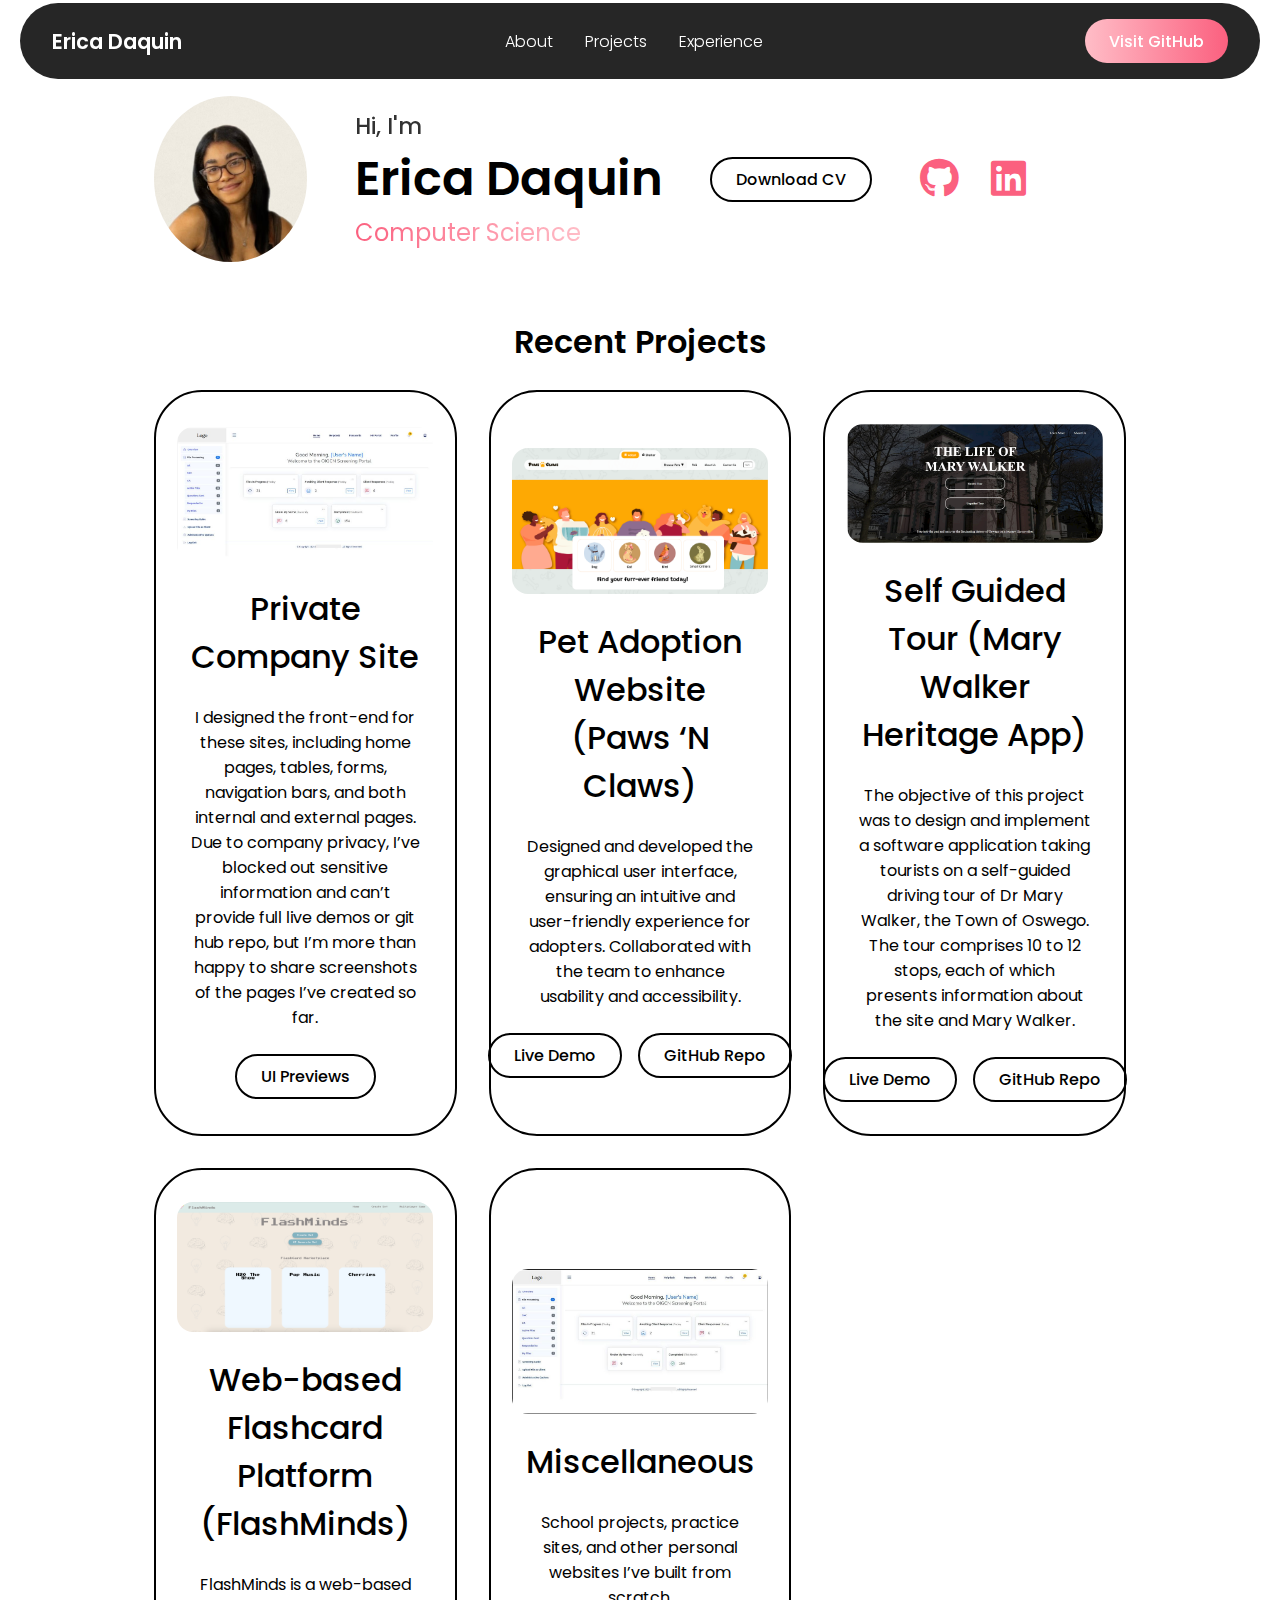
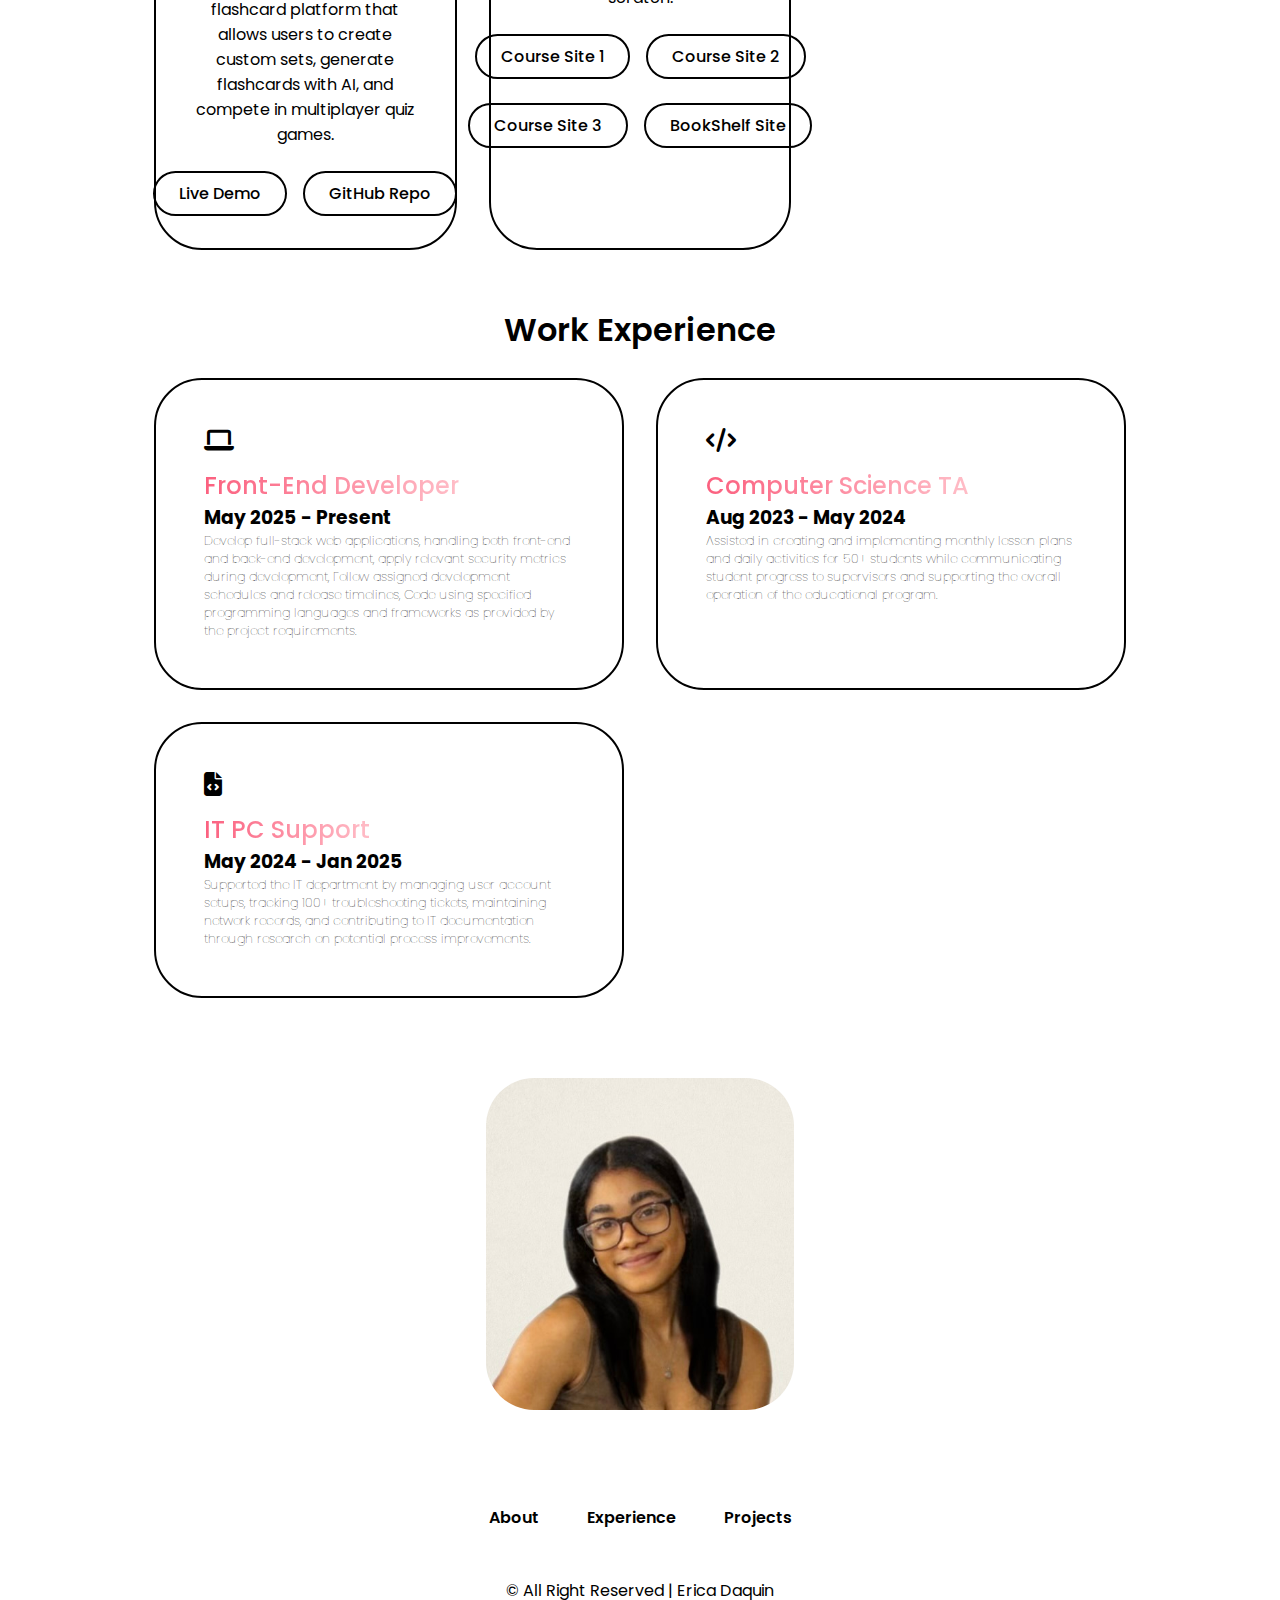
<file: index.html>
<!DOCTYPE html>
<html lang="en">
<head>
  <meta charset="UTF-8">
  <meta name="viewport"
  content = "width=device-width,
  initial-scale=1.0">
  <title>Portfolio Website </title>
  <link rel="stylesheet" href="style.css">
  <link rel="stylesheet" href="https://cdnjs.cloudflare.com/ajax/libs/font-awesome/6.7.2/css/all.min.css">
</head>

<body>
  <header class="header">
    <a href="#" class="logo"><span>Erica Daquin</span></a>

    <ul class="nav-links">

      <li>
        <a href="#about"> About</a>
      </li>
      <li>
        <a href="#projects">Projects</a>
      </li>
      <li>
        <a href="#experience">Experience</a>
      </li>

    </ul>

    <i class="fa-solid fa-bars" id="menu-icon"></i>

    <button class="visit-btn" onclick="window.open('https://github.com/edaqu', '_blank')">Visit GitHub</button>

  </header>

  <section id="about" class="about">
    <div class="about-container">
      <img src="image.jpg" alt="">

      <div class="info-box">
        <div class="text">
          <h3>Hi, I'm</h3>
          <h1>Erica Daquin</h1>
          <span>Computer Science</span>
        </div>

        <div class="btn-group">
          <a href="resume.pdf" download class="btn">Download CV</a>
          
        </div>
        

        <div class="socials">
          <a href="https://github.com/edaqu" target="_blank">
            <i class="fa-brands fa-github"></i>
          </a>
          <a href="https://www.linkedin.com/in/erica-daquin-575299264/" target="_blank">
            <i class="fa-brands fa-linkedin"></i>
          </a>
        </div>
        
      </div>
    </div>
    
  </section>

  <section id="projects" class="projects">

    <h2 class="section-title">Recent Projects</h2>

    <div class="project-grid">

      <div class="project-card">
        <img src="screen.jpg" alt="">
        <h3>Private Company Site</h3>
        <p>I designed the front-end for these sites, including home pages, tables, forms, navigation bars, and both internal and external pages. 
          Due to company privacy, I’ve blocked out sensitive information and can’t provide full live demos or git hub repo, but I’m more than happy to share screenshots of the pages I’ve created so far.</p>
          <div class="btn-group">
           <a href="UI-Preview.pdf" target="_blank" class="btn btn-primary">UI Previews</a>

            
          </div>
          
      </div>
      <div class="project-card">
        <img src="Project1.png" alt="">
        <h3>Pet Adoption Website (Paws ‘N Claws)</h3>
        <p>Designed and developed the graphical user interface, 
          ensuring an intuitive and user-friendly experience for adopters. 
          Collaborated with the team to enhance usability and accessibility.</p>
          <div class="btn-group">
            <a href="http://moxie.cs.oswego.edu:48025" target="_blank" class="btn">Live Demo</a>
            <a href="https://github.com/Paul-Austin-Oswego-CSC480-HCI521/OZ-CSC-480-HCI-521-Spring-2024" target="_blank" class="btn">GitHub Repo</a>
          </div>
          
      </div>
      <div class="project-card">
        <img src="Project3.png" alt="">
        <h3>Self Guided Tour (Mary Walker Heritage App)</h3>
        <p>The objective of this project was to design and implement a software application taking tourists on a self-guided driving tour of Dr Mary Walker, the Town of Oswego. 
          The tour comprises 10 to 12 stops, each of which presents information about the site and Mary Walker.</p>
          <div class="btn-group">
            <a href="https://edaqu.github.io/Mary-Walker/" target="_blank" class="btn">Live Demo</a>
            <a href="https://github.com/gtsixery/Mary-Walker-Heritage-App" target="_blank" class="btn">GitHub Repo</a>
          </div>
      </div>
         <div class="project-card">
        <img src="Project2.png" alt="">
        <h3>Web-based Flashcard Platform (FlashMinds) </h3>
        <p>FlashMinds is a web-based flashcard platform that allows users to create custom sets, 
          generate flashcards with AI, and compete in multiplayer quiz games.</p>
          <div class="btn-group">
            <a href="https://devpost.com/software/flashminds" target="_blank" class="btn">Live Demo</a>
            <a href="https://github.com/nidhip26/FlashMinds" target="_blank" class="btn">GitHub Repo</a>
          </div>
      </div>
        <div class="project-card">
        <img src="screen1.jpg" alt="">
        <h3>Miscellaneous</h3>
        <p>School projects, practice sites, and other personal websites I’ve built from scratch.</p>
          <div class="btn-group">
            <a href="http://cs.oswego.edu/~edaquin/CS1WorkSite/" target="_blank" class="btn">Course Site 1</a>
            <a href="http://cs.oswego.edu/~edaquin/coursework/ISC250/" target="_blank" class="btn">Course Site 2</a>
          </div>
            <div class="btn-group">
            <a href="http://cs.oswego.edu/~edaquin/CSC344WorkSite/" target="_blank" class="btn">Course Site 3</a>
            <a href="http://cs.oswego.edu/~edaquin/The%20Crime%20Shelf/" target="_blank" class="btn">BookShelf Site</a>
          </div>
      </div>
    </div>

  </section>




  <section id="experience" class="experience">

    <h2 class="section-title">Work Experience</h2>

    <div class="experience-info">

      <div class="grid">
                <div class="grid-card">
          <i class="fa-solid fa-laptop"></i>
          <span>Front-End Developer</span>
          <h3>May 2025 - Present</h3>
          <p> Develop full-stack web applications, handling both front-end and back-end development, apply relevant security metrics during development, 
            Follow assigned development schedules and release timelines,
            Code using specified programming languages and frameworks as provided by the project requirements.
            </p>
        </div>
        <div class="grid-card">
          <i class="fa-solid fa-code"></i>
          <span>Computer Science TA</span>
          <h3>Aug 2023 - May 2024</h3>
          <p> Assisted in creating and implementing monthly lesson plans and daily activities for 
            50+ students while communicating student progress
             to supervisors and supporting the overall operation of the educational program.
           </p>
        </div>
        <div class="grid-card">
          <i class="fa-solid fa-file-code"></i>
          <span>IT PC Support</span>
          <h3>May 2024 - Jan 2025</h3>
          <p> Supported the IT department by managing user account setups, tracking 100+ troubleshooting tickets, maintaining network records, and contributing to IT documentation through research on potential process improvements.
          </p>
        </div>
      </div>
      <img src="image.jpg" alt="">

    </div>

  </section>
  

  <footer>
    <ul>
      <li>
        <a href="#about">About</a>
      </li>

      <li>
        <a href="#experience">Experience</a>
      </li>

      <li>
        <a href="#projects">Projects</a>
      </li>

    </ul>
    <p class="copyright">© All Right Reserved | Erica Daquin</p>
  </footer>

    <script defer src="script.js"></script>
</body>
</html>
</file>
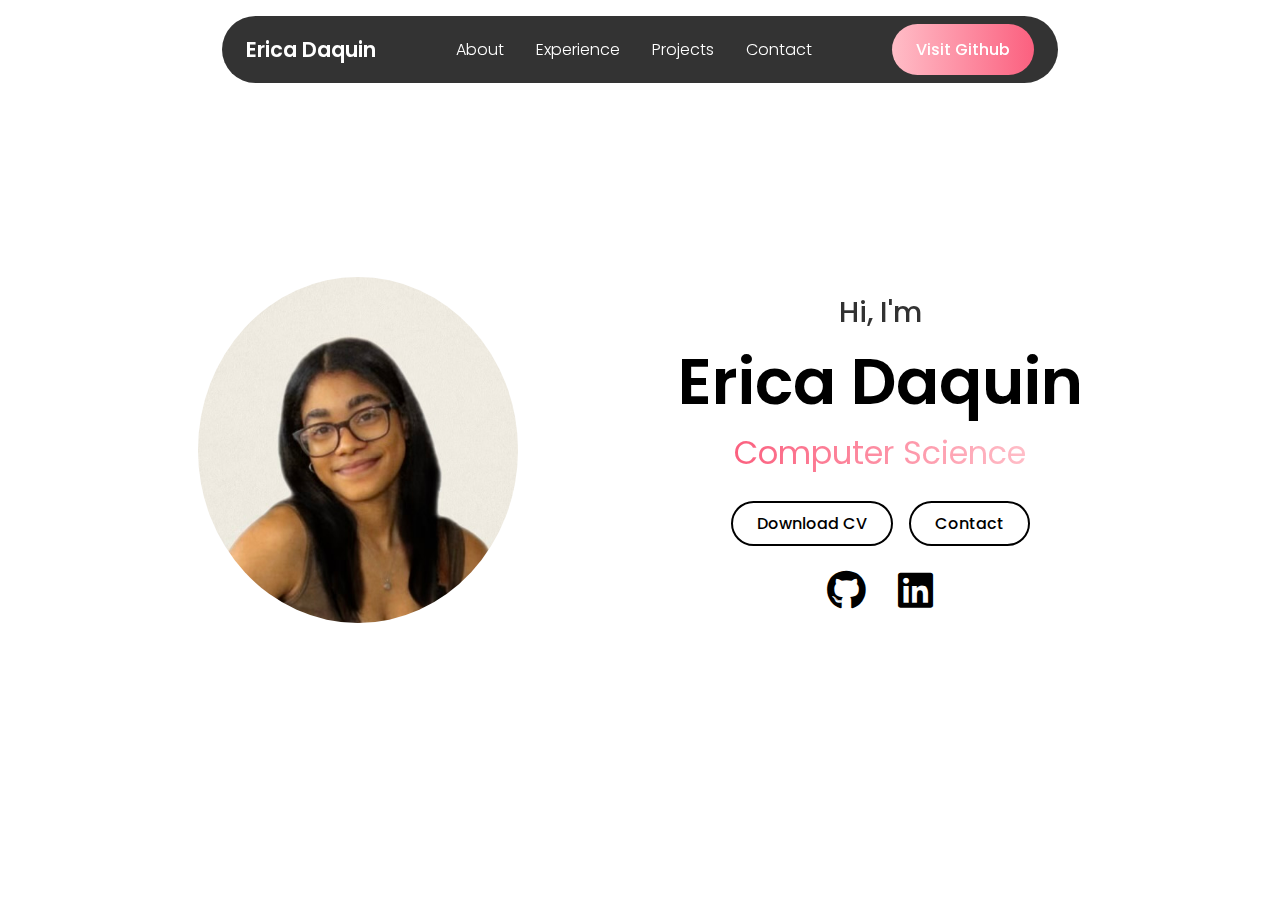
<file: Portfolio Website/index.html>
<!DOCTYPE html>
<html lang="en">
<head>
  <meta charset="UTF-8">
  <meta name="viewport"
  content = "width=device-width,
  initial-scale=1.0">
  <title>Portfolio Website </title>
  <link rel="stylesheet" href="style.css">
  <link rel="stylesheet" href="https://cdnjs.cloudflare.com/ajax/libs/font-awesome/6.7.2/css/all.min.css">
</head>
<body>
  <header class="header">
    <a href="#" class="logo"><span>Erica Daquin</span></a>

    <ul class="nav-links">

      <li>
        <a href="#about"> About</a>
      </li>

      <li>
        <a href="#experience">Experience</a>
      </li>

      <li>
        <a href="#projects">Projects</a>
      </li>

      <li>
        <a href="#contact">Contact</a>
      </li>

    </ul>

    <i class="fa-solid fa-bars" id="menu-icon"></i>

    <button class="visit-btn">Visit Github</button>
  </header>

  <section id="about" class="about">
    <div class="about-container">
      <img src="image.jpg" alt="">

      <div class="info-box">
        <div class="text">
          <h3>Hi, I'm</h3>
          <h1>Erica Daquin</h1>
          <span>Computer Science</span>
        </div>

        <div class="btn-group">
          <div class="btn">Download CV</div>
          <div class="btn">Contact</div>
        </div>

        <div class="socials">
          <i class="fa-brands fa-github"></i>
          <i class="fa-brands fa-linkedin"></i>
        </div>
      </div>
    </div>
    
  </section>


    <script defer src="script.js"></script>
</body>
</html>
</file>
<file: style.css>
@import url('https://fonts.googleapis.com/css2?family=Katibeh&family=Kodchasan:ital,wght@0,200;0,300;0,400;0,500;0,600;0,700;1,200;1,300;1,400;1,500;1,600;1,700&family=Poppins:ital,wght@0,100;0,200;0,300;0,400;0,500;0,600;0,700;0,800;0,900;1,100;1,200;1,300;1,400;1,500;1,600;1,700;1,800;1,900&display=swap');

*{
	margin: 0;
	padding: 0;
	box-sizing: border-box;
	font-family: 'Poppins';
	text-decoration: none;
	scroll-behavior: smooth;
	list-style: none;
}
header{
  position: fixed;
  top: 0.2rem;
  left: 50%;
  transform: translateX(-50%);
  display: flex;
  align-items: center;
  justify-content: space-between;
  gap: 2.5rem;
  background-color: rgba(0, 0, 0, 0.85);
  backdrop-filter: blur(8px);
  color: white;
  padding: 0.2rem 2.75rem;           /* wider pill */
  border-radius: 3rem;
  z-index: 1000;
  width: min(1600px, 100% - 2.5rem); /* makes the bar visually wider */
}

	.logo{
		color: white;
		font-size: 1.3rem;
		font-weight: 600;
		text-wrap: nowrap;
		transition: 0.3s ease-in-out;
	}
	.logo:hover{
		transform: scale(1.1);
	}
	.nav-links{
		display: flex;
		gap: 2rem;
	}
	li a{
		position: relative;
		color: white;
		font-weight: 300;
	}
	li a::before{
		position: absolute;
		content: '';
		width: 0;
		left: 0;
		height: 5px;
		top: 25px;
		border-radius: 1rem;
		transition: 0.3s ease-in-out;
		background: linear-gradient(to right, #ffe9ec, 
			#ffbdc7);
	}
	li a:hover::before{
		width: 100%;
	}
	.socials i {
    color: #fb607f;
}

	.visit-btn{
		padding: 0.6rem 1.5rem;
		border-radius: 3rem;
		border: none;
		font-weight: 500;
		font-size: 1rem;
		color: white;
		cursor: pointer;
		text-wrap: nowrap;
		transition: 0.3s ease-in-out;
		background: linear-gradient(to right,
			#ffbdc7, #fb607f);
	}
	.visit-btn:hover{
		background: linear-gradient(to right, #fb607f, 
			#ffbdc7);
		transform: scale(1.03);
	}

	#menu-icon{
		font-size: 2rem;
		display: none;
	}

	:root {
  --bg-color: white;
  --text-color: black;
  --card-bg: white;
}

body.dark-mode {
  --bg-color: #121212;
  --text-color: white;
  --card-bg: #1e1e1e;
  background-color: var(--bg-color);
  color: var(--text-color);
}

.theme-toggle {
  background: none;
  padding: 0.8rem 1.5rem;
  border-radius: 1.4rem;
  cursor: pointer;
  font-size: 1.5rem;
  background-color: black;
  position: absolute;
  top: 1rem;
  right: 9rem;
  z-index: 1001;
}

.theme-toggle i {
  transition: transform 0.3s ease;
  color: #fb607f;
}

.theme-toggle:hover i {
  transform: scale(1.1);
  color: #ffbdc7; 
}

section{
  min-height: auto;
  padding: 6rem 12% 4rem;
  width: 100%;
  position: relative;
}

.about{
  display: flex;
  align-items: center;
  justify-content: flex-start;     /* move everything to the left */
}

.about .about-container{
  display: flex;
  align-items: center;
  justify-content: flex-start;     /* keep items left-aligned */
  gap: 4rem;
}

.about img{
  width: 12vw;
  border-radius: 50%;
}


.info-box{
  display: flex;
  flex-direction: row;     /* <- put items next to each other */
  align-items: center;
  justify-content: center;
  gap: 3rem;               /* space between groups */
  text-align: left;        /* optional — helps text look cleaner */
}


.info-box h3{
  font-size: 1.4rem; /* smaller */
  font-weight: 500;
  opacity: 0.8;
}
.info-box h1{
  font-size: 3rem;   /* smaller */
  font-weight: 600;
}
.info-box span{
  background: linear-gradient(to right, #fb607f, #ffbdc7);
  background-clip: text;
  color: transparent;
  font-size: 1.5rem; /* smaller */
}

	.btn-group{
		display: flex;
		gap: 1rem;
	}
	.btn {
		gap: 1rem;
		all: unset; 
		display: inline-block;
		text-align: center;
		border-radius: 3rem;
		padding: 0.5rem 1.5rem;
		border: 2px solid black;
		cursor: pointer;
		font-weight: 500;
		white-space: nowrap;
		transition: 0.2s ease-in-out;
	  }
	  
	.btn:hover{
		background-color: black ;
		color: white;
	}
	.socials{
		display: flex;
		gap: 2rem;
	}
	.socials i{
		font-size: 2.5rem;
		cursor: pointer;
		transition: 0.2s ease-in-out;
	}
	.socials i:hover{
		transform: scale(1.1);
	}

	.section-title{
     margin-top: -6.5rem;
  text-align: center;
  font-size: 2rem;   /* was 4rem */
  font-weight: 600;
  margin-bottom: 1.5rem;
}

	.experience-info{
		display: flex;
		align-items: center;
		justify-content: center;
		gap: 5rem;
	}
	.experience img{
		width: 24vw;
		border-radius: 3rem;
	}
	.grid{
		display: grid;
		grid-template-columns: repeat(2,1fr);
		gap: 2rem;
	}
	.grid-card{
		border: 2px solid black;
		border-radius: 3rem;
		padding: 3rem;
		display: flex;
		flex-direction: column;
		align-items: baseline;
		justify-content: left;
		cursor: pointer;
		transition: 0.2s ease-in-out;
	}
	.grid-card:hover{
		transform: scale(1.02);
		background-color: black;
		color: white;
	}
	.grid-card i{
		font-size: 1.5rem;
		margin-bottom: 1rem;
	}
	.grid-card p{
		font-size: .8rem;
		font-weight: 150;
	}
	.grid-card span{
		font-size: 1.5rem;
		font-weight: 500;
		background: linear-gradient(to right, #fb607f, 
		#ffbdc7);
		background-clip: text;
		color: transparent;
	}
	::-webkit-scrollbar{
		width: 20px;
	}
	::-webkit-scrollbar-track{
		background-color: rgb(219, 219, 219);
	}
	::-webkit-scrollbar-thumb{
		background: linear-gradient(to bottom, #fb607f, 
		#ffbdc7);
	}
	
	.project-grid{
		display: grid;
		grid-template-columns: repeat(auto-fit,minmax(300px,1fr));
		gap: 2rem;
	}
	.project-card{
		padding: 2rem;
		display: flex;
		flex-direction: column;
		align-items: center;
		justify-content: center;
		text-align:center;
		gap: 1.5rem;
		border: 2px solid black;
		border-radius: 3rem;
		cursor: pointer;
		transition: 0.3s ease-in-out;
	}

body {
  background-color: var(--bg-color);
  color: var(--text-color);
}

.project-card,
.grid-card {
  background-color: var(--card-bg);
  color: var(--text-color);
  border-color: var(--text-color);
}

.project-card:hover,
.grid-card:hover {
  background-color: var(--text-color);
  color: var(--bg-color);
}

	.project-card:hover{
		background-color: black;
		color: white;
		transform: translateY(-10px)scale(1.02);
	}
	.project-card img{
		width: 20vw;
		border-radius: 1rem;
	}
	.project-card:hover .btn{
		border: 2px solid white;
		color: white;
	}
	.project-card:hover .btn:hover{
		border: 2px solid white;
		background-color: white;
		color: black;
	}

	.project-card h3{
		font-size: 2rem;
		font-weight: 500;
	}
	.input-box{
		display: flex;
		flex-direction: column;
		align-items: center;
		justify-content: center;
		text-align: center;
		gap: 2rem;
		margin-top: 5rem;
	}
	.input-box input{
		border-radius: 3rem;
		border: 2px solid black;
		padding: 2rem 8rem;
		font-size: 3rem;
	}
	.input-box input::placeholder{
		font-size: 3rem;
		
	}
	.input{
		position: relative;
	}
	.input-row {
  display: flex;
  align-items: center;
  gap: 1rem;
}
	.input input {
  border-radius: 3rem;
  border: 2px solid black;
  padding: 2rem 8rem;
  font-size: 3rem;
}

.input input::placeholder {
  font-size: 3rem;
}
.input i {
  position: absolute;
  font-size: 4rem;
  top: 50%;
  left: 10px;
  transform: translate(50%, -50%);
}

.input-box .btn {
  margin-top: 2rem; /* Adjust this value to move it further down */
  font-size: 1rem;
  padding: 1rem 3rem;
  border-radius: 3rem;
  border: black;
  background-color: black;
  color: white;
  cursor: pointer;
  transition: background-color 0.3s;
}

.input-box .btn:hover {
  background-color: black;
}


	footer{
		bottom: 0;
		left: 0;
		height: 10rem;
		width: 100%;
		display: flex;
		flex-direction: column;
		gap: 1rem;
		align-items: center;
		justify-content: center;
	}
	footer ul{
		display: flex;
		align-items: center;
		gap: 3rem;
	}
	footer ul li a{
		color: black;
		font-weight: 600;
	}
	.copyright{
		font-size: 300;
		margin-top: 2rem;
	}

	@media(max-width:1280px){
		header{
			padding: 1rem 2rem;
			gap: 2rem;
		}
		.about .about-container{
			gap: 3rem;
		}
		.experience-info{
			flex-direction: column;
		}
		.input-box input{
			padding: 2rem 5rem;
			font-size: 2.5rem;
		}
		.input input::placeholder{
			font-size: 2.5rem;
		}
		.input-box{
			font-size: 2.5rem;
		}

	}

	@media(max-width:768px){
		header{
			padding: 1rem 1rem;
			gap: 1rem;
		}
		header .logo{
			font-size: 1rem;
		}
		header .visit-btn{
			display: none;
		}
		.input-box input{
			padding: 1rem 2rem;
			font-size: 1.8rem;
		}
		.input-box input::placeholder{
			font-size: 1.5rem;
		}
		.input-box i{
			display: none;
		}
		.grid{
			grid-template-columns: repeat(1,1fr);
		}
		.experience-info img{
			width: 70vw;
		}
	}
	@media(max-width:600px){
		header #menu-icon{
			display: block;
		}
		.nav-links{
			position: absolute;
			top: 100%;
			margin-top: 1rem;
			width: 100%;
			padding: 1rem;
			color: white;
			display: flex;
			flex-direction: column;
			text-align: center;
			background: rgba(0, 0, 0, 0.9);
			border-radius: 3rem;
			display: none;
		}
		.nav-links li{
			margin-top: 1.5rem;
			padding: 1rem;
		}
		.nav-links.active{
			display: block;
		}
		header{
			padding:1rem 5rem;
			gap: 8rem;
		}
		header .logo{
			font-size: 1.5rem;
		}
		.about-container img{
			width: 80vw;

		}
		.input-box input{
			padding: 0.5rem 3rem;
			width: 50%;
			font-size: 1.5rem;
		}
		.input-box input::placeholder{
			font-size: 1.5rem;
		}
		footer ul{
			gap: 1rem;
		}
	
}
</file>
<file: Portfolio Website/style.css>
@import url('https://fonts.googleapis.com/css2?family=Katibeh&family=Kodchasan:ital,wght@0,200;0,300;0,400;0,500;0,600;0,700;1,200;1,300;1,400;1,500;1,600;1,700&family=Poppins:ital,wght@0,100;0,200;0,300;0,400;0,500;0,600;0,700;0,800;0,900;1,100;1,200;1,300;1,400;1,500;1,600;1,700;1,800;1,900&display=swap');

*{
	margin: 0;
	padding: 0;
	box-sizing: border-box;
	font-family: 'Poppins';
	text-decoration: none;
	scroll-behavior: smooth;
	list-style: none;


	header{
		position: fixed;
		top: 1rem;
		left: 50%;
		transform: translateX(-50%);
		display: flex;
		align-items: center;
		justify-content: center;
		gap: 5rem;
		background-color: rgba(0, 0, 0, 0.8);
		backdrop-filter: blur(8px);
		color: white;
		padding: 0.5rem 1.5rem;
		border-radius: 3rem;
		z-index: 1000;
	}
	.logo{
		color: white;
		font-size: 1.3rem;
		font-weight: 600;
		text-wrap: nowrap;
		transition: 0.3s ease-in-out;
	}
	.logo:hover{
		transform: scale(1.1);
	}
	.nav-links{
		display: flex;
		gap: 2rem;
	}
	li a{
		position: relative;
		color: white;
		font-weight: 300;
	}
	li a::before{
		position: absolute;
		content: '';
		width: 0;
		left: 0;
		height: 5px;
		top: 25px;
		border-radius: 1rem;
		transition: 0.3s ease-in-out;
		background: linear-gradient(to right, #ffe9ec, 
			#ffbdc7);
	}
	li a:hover::before{
		width: 100%;
	}
	.visit-btn{
		padding: 0.8rem 1.5rem;
		border-radius: 3rem;
		border: none;
		font-weight: 500;
		font-size: 1rem;
		color: white;
		cursor: pointer;
		text-wrap: nowrap;
		transition: 0.3s ease-in-out;
		background: linear-gradient(to right,
			#ffbdc7, #fb607f);
	}
	.visit-btn:hover{
		background: linear-gradient(to right, #fb607f, 
			#ffbdc7);
		transform: scale(1.03);
	}

	#menu-icon{
		font-size: 2rem;
		display: none;
	}

	section{
		min-height: 100vh;
		padding: 8rem 12%;
		width: 100%;
		position: relative;
	}
	.about{
		display: flex;
		align-items: center;
		justify-content: center;
	}
	.about .about-container{
		display: flex;
		align-items: center;
		justify-content: center;
		gap: 10rem;
	}
	.about img{
		width: 25vw;
		border-radius: 50%;
	}
	.info-box{
		display: flex;
		flex-direction: column;
		text-align: center;
		align-items: center;
		justify-content: center;
		gap: 1.5rem;
	}
	.info-box h3{
		font-size: 1.8rem;
		font-weight: 500;
		opacity: 0.8;
	}
	.info-box h1{
		font-size: 4rem;
		font-weight: 600;
	}
	.info-box span{
		background: linear-gradient(to right, #fb607f, 
		#ffbdc7);
		background-clip: text;
		color: transparent;
		font-size: 2rem;
	}
	.btn-group{
		display: flex;
		gap: 1rem;
	}
	.btn{
		border-radius: 3rem;
		padding: 0.5rem 1.5rem;
		border: 2px solid black;
		cursor: pointer;
		font-weight: 500;
		text-wrap: nowrap;
		transition: 0.2s ease-in-out;
	}
	.btn:hover{
		background-color: black ;
		color: white;
	}
	.socials{
		display: flex;
		gap: 2rem;
	}
	.socials i{
		font-size: 2.5rem;
		cursor: pointer;
		transition: 0.2s ease-in-out;
	}
	.socials i:hover{
		transform: scale(1.1);
	}
</file>
